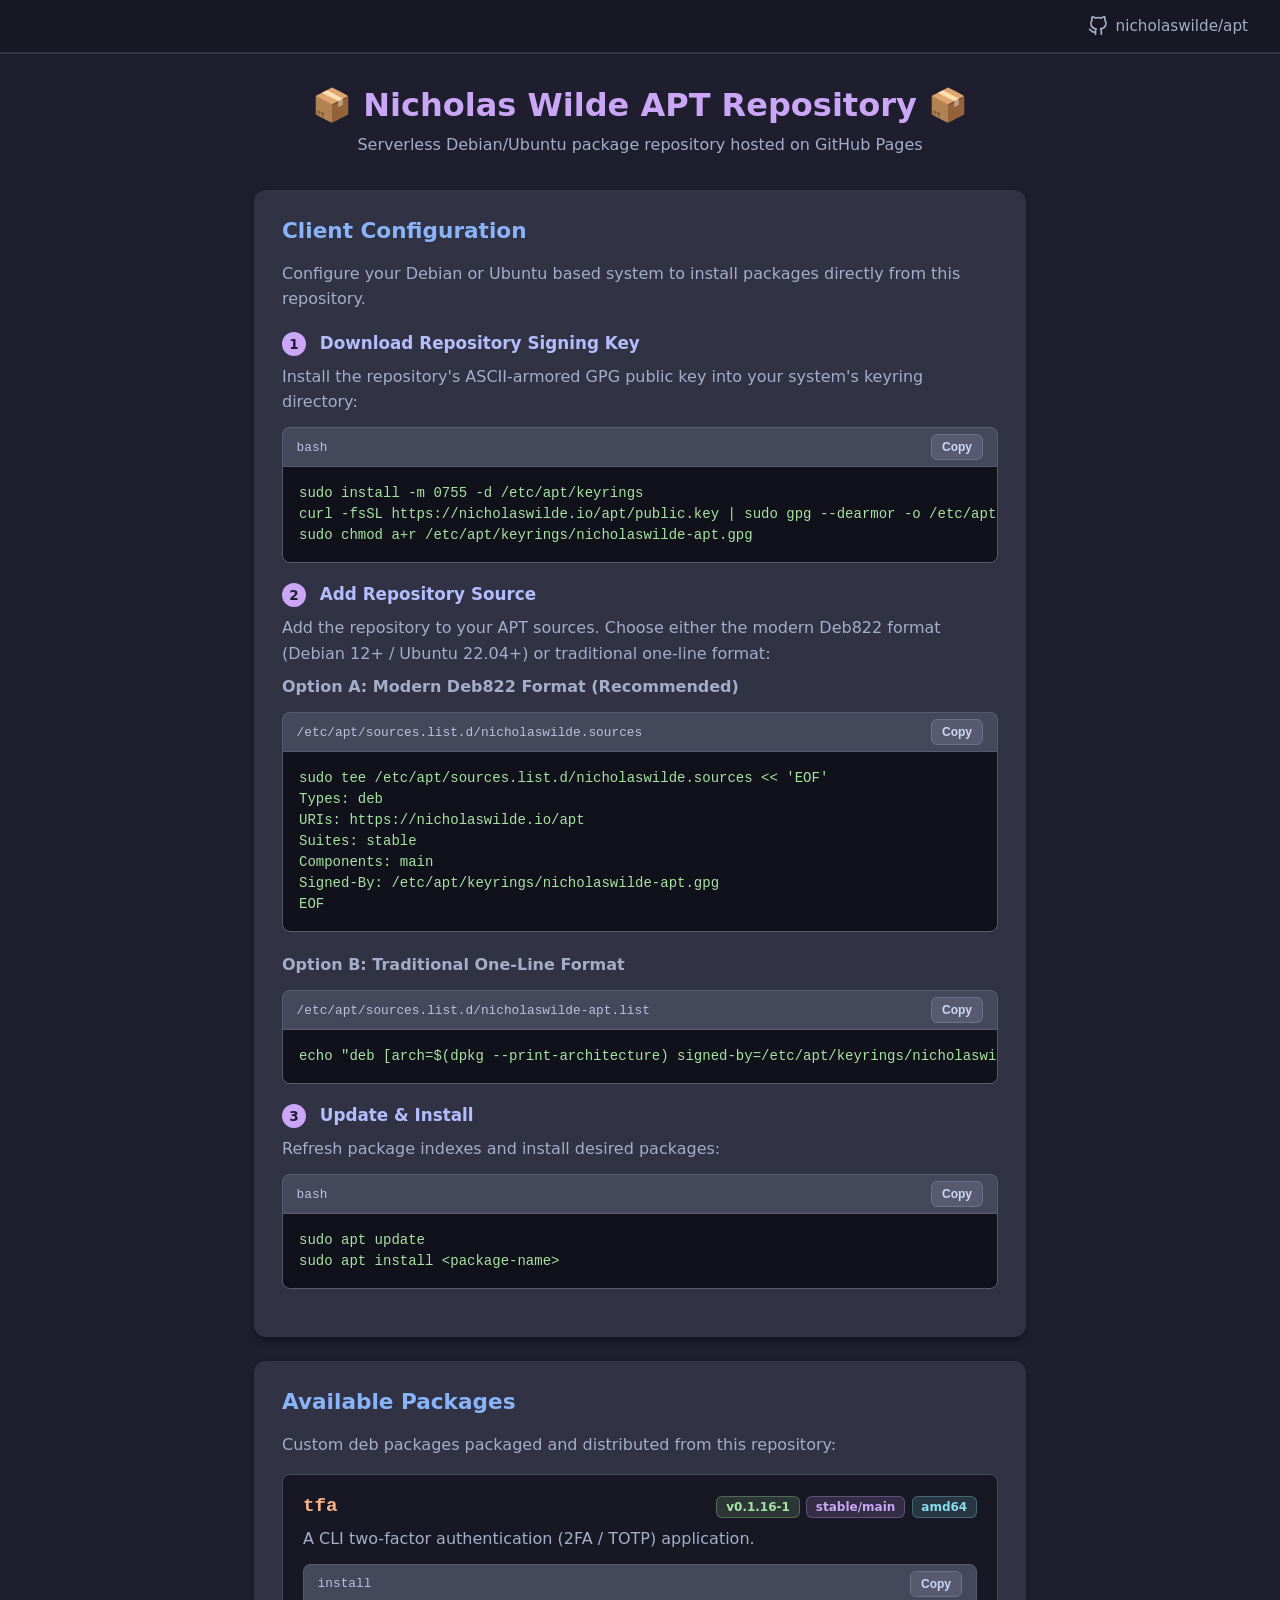
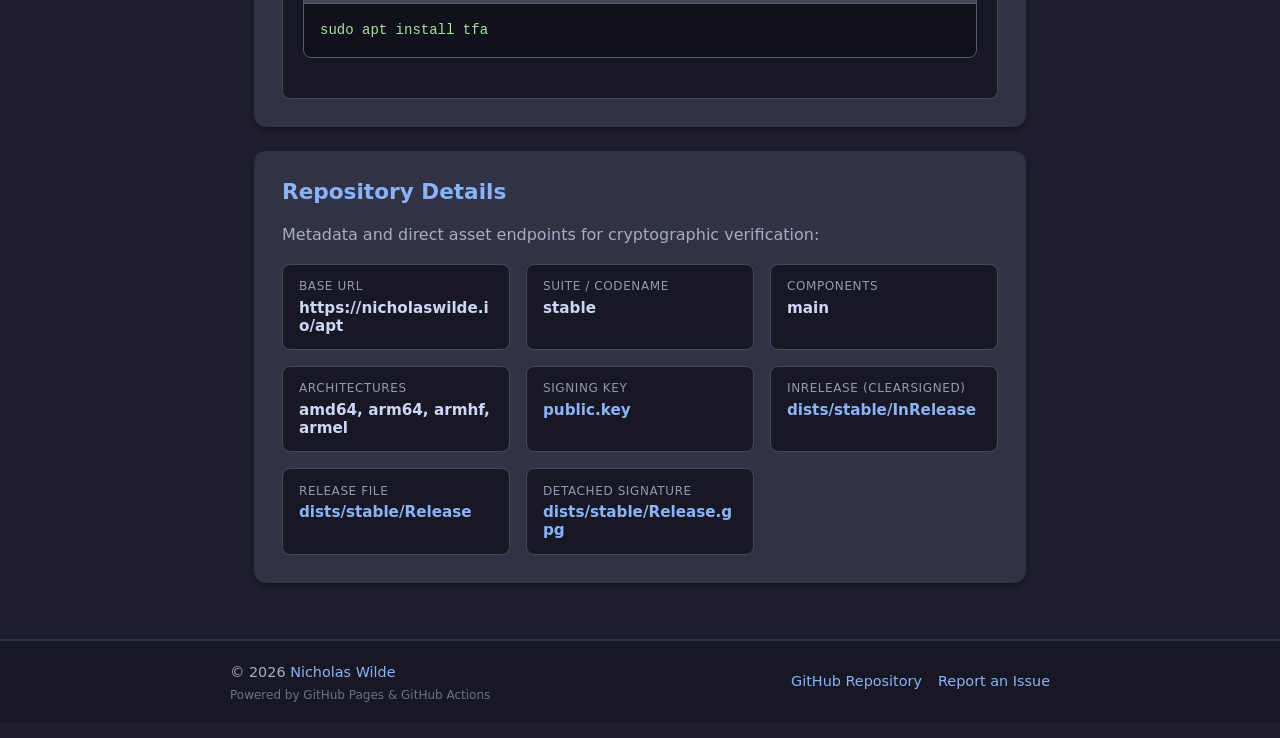
<file: index.html>
<!doctype html>
<html lang="en">
  <head>
    <meta charset="UTF-8" />
    <meta name="viewport" content="width=device-width, initial-scale=1.0" />
    <meta
      name="description"
      content="Serverless APT repository for custom Debian and Ubuntu packages, hosted by Nicholas Wilde via GitHub Pages."
    />
    <title>Nicholas Wilde APT Repository</title>
    <link rel="icon" type="image/svg+xml" href="favicon.svg" />
    <link rel="stylesheet" href="css/style.css" />
  </head>
  <body>
    <header>
      <a
        id="repo-link"
        class="header-link"
        href="https://github.com/nicholaswilde/apt"
        target="_blank"
        rel="noopener noreferrer"
        title="View source repository on GitHub"
      >
        <svg
          xmlns="http://www.w3.org/2000/svg"
          width="20"
          height="20"
          viewBox="0 0 24 24"
          fill="none"
          stroke="currentColor"
          stroke-width="2"
          stroke-linecap="round"
          stroke-linejoin="round"
          class="feather feather-github"
        >
          <path
            d="M9 19c-5 1.5-5-2.5-7-3m14 6v-3.87a3.37 3.37 0 0 0-.94-2.61c3.14-.35 6.44-1.54 6.44-7A5.44 5.44 0 0 0 20 4.77 5.07 5.07 0 0 0 19.91 1S18.73.65 16 2.48a13.38 13.38 0 0 0-7 0C6.27.65 5.09 1 5.09 1A5.07 5.07 0 0 0 5 4.77a5.44 5.44 0 0 0-1.5 3.78c0 5.42 3.3 6.61 6.44 7A3.37 3.37 0 0 0 9 18.13V22"
          ></path>
        </svg>
        <span>nicholaswilde/apt</span>
      </a>
    </header>

    <main>
      <div class="page-titles">
        <h1>📦 Nicholas Wilde APT Repository 📦</h1>
        <p>Serverless Debian/Ubuntu package repository hosted on GitHub Pages</p>
      </div>

      <section class="card">
        <h2>Client Configuration</h2>
        <p>
          Configure your Debian or Ubuntu based system to install packages directly from this repository.
        </p>

        <h3><span class="step-number">1</span> Download Repository Signing Key</h3>
        <p>Install the repository's ASCII-armored GPG public key into your system's keyring directory:</p>
        <div class="code-container">
          <div class="code-header">
            <span>bash</span>
            <button class="copy-btn" data-target="cmd-key" title="Copy to clipboard">
              Copy
            </button>
          </div>
          <pre class="code-block" id="cmd-key"><code>sudo install -m 0755 -d /etc/apt/keyrings
curl -fsSL https://nicholaswilde.io/apt/public.key | sudo gpg --dearmor -o /etc/apt/keyrings/nicholaswilde-apt.gpg
sudo chmod a+r /etc/apt/keyrings/nicholaswilde-apt.gpg</code></pre>
        </div>

        <h3><span class="step-number">2</span> Add Repository Source</h3>
        <p>Add the repository to your APT sources. Choose either the modern Deb822 format (Debian 12+ / Ubuntu 22.04+) or traditional one-line format:</p>

        <p><strong>Option A: Modern Deb822 Format (Recommended)</strong></p>
        <div class="code-container">
          <div class="code-header">
            <span>/etc/apt/sources.list.d/nicholaswilde.sources</span>
            <button class="copy-btn" data-target="cmd-deb822" title="Copy to clipboard">
              Copy
            </button>
          </div>
          <pre class="code-block" id="cmd-deb822"><code>sudo tee /etc/apt/sources.list.d/nicholaswilde.sources &lt;&lt; 'EOF'
Types: deb
URIs: https://nicholaswilde.io/apt
Suites: stable
Components: main
Signed-By: /etc/apt/keyrings/nicholaswilde-apt.gpg
EOF</code></pre>
        </div>

        <p><strong>Option B: Traditional One-Line Format</strong></p>
        <div class="code-container">
          <div class="code-header">
            <span>/etc/apt/sources.list.d/nicholaswilde-apt.list</span>
            <button class="copy-btn" data-target="cmd-sources-list" title="Copy to clipboard">
              Copy
            </button>
          </div>
          <pre class="code-block" id="cmd-sources-list"><code>echo "deb [arch=$(dpkg --print-architecture) signed-by=/etc/apt/keyrings/nicholaswilde-apt.gpg] https://nicholaswilde.io/apt stable main" | sudo tee /etc/apt/sources.list.d/nicholaswilde-apt.list</code></pre>
        </div>

        <h3><span class="step-number">3</span> Update &amp; Install</h3>
        <p>Refresh package indexes and install desired packages:</p>
        <div class="code-container">
          <div class="code-header">
            <span>bash</span>
            <button class="copy-btn" data-target="cmd-install" title="Copy to clipboard">
              Copy
            </button>
          </div>
          <pre class="code-block" id="cmd-install"><code>sudo apt update
sudo apt install &lt;package-name&gt;</code></pre>
        </div>
      </section>

      <section class="card">
        <h2>Available Packages</h2>
        <p>Custom deb packages packaged and distributed from this repository:</p>

        <!-- packages:start -->
        <div class="package-item">
          <div class="package-header">
            <span class="package-name">tfa</span>
            <div class="package-badges">
              <span class="badge badge-version">v0.1.16-1</span>
              <span class="badge badge-component">stable/main</span>
              <span class="badge badge-arch">amd64</span>
            </div>
          </div>
          <p>
            A CLI two-factor authentication (2FA / TOTP) application.
          </p>
          <div class="code-container">
            <div class="code-header">
              <span>install</span>
              <button class="copy-btn" data-target="cmd-install-tfa" title="Copy to clipboard">
                Copy
              </button>
            </div>
            <pre class="code-block" id="cmd-install-tfa"><code>sudo apt install tfa</code></pre>
          </div>
        </div>
        <!-- packages:end -->
      </section>

      <section class="card">
        <h2>Repository Details</h2>
        <p>Metadata and direct asset endpoints for cryptographic verification:</p>

        <div class="repo-info-grid">
          <div class="info-item">
            <div class="info-label">Base URL</div>
            <div class="info-value">https://nicholaswilde.io/apt</div>
          </div>
          <div class="info-item">
            <div class="info-label">Suite / Codename</div>
            <div class="info-value">stable</div>
          </div>
          <div class="info-item">
            <div class="info-label">Components</div>
            <div class="info-value">main</div>
          </div>
          <div class="info-item">
            <div class="info-label">Architectures</div>
            <div class="info-value">amd64, arm64, armhf, armel</div>
          </div>
          <div class="info-item">
            <div class="info-label">Signing Key</div>
            <div class="info-value"><a href="public.key">public.key</a></div>
          </div>
          <div class="info-item">
            <div class="info-label">InRelease (Clearsigned)</div>
            <div class="info-value"><a href="dists/stable/InRelease">dists/stable/InRelease</a></div>
          </div>
          <div class="info-item">
            <div class="info-label">Release File</div>
            <div class="info-value"><a href="dists/stable/Release">dists/stable/Release</a></div>
          </div>
          <div class="info-item">
            <div class="info-label">Detached Signature</div>
            <div class="info-value"><a href="dists/stable/Release.gpg">dists/stable/Release.gpg</a></div>
          </div>
        </div>
      </section>
    </main>

    <footer>
      <div class="footer-content">
        <div class="footer-left">
          <p>
            &copy; <span id="copyright-year">2026</span>
            <a href="https://github.com/nicholaswilde" target="_blank" rel="noopener noreferrer">Nicholas Wilde</a>
          </p>
          <a
            class="powered-by"
            href="https://pages.github.com/"
            target="_blank"
            rel="noopener noreferrer"
          >Powered by GitHub Pages &amp; GitHub Actions</a>
        </div>
        <div class="footer-links">
          <a
            href="https://github.com/nicholaswilde/apt"
            target="_blank"
            rel="noopener noreferrer"
          >GitHub Repository</a>
          <a
            href="https://github.com/nicholaswilde/apt/issues"
            target="_blank"
            rel="noopener noreferrer"
          >Report an Issue</a>
        </div>
      </div>
    </footer>

    <script>
      // Dynamic copyright year
      const yearEl = document.getElementById("copyright-year");
      if (yearEl) {
        yearEl.textContent = new Date().getFullYear();
      }

      // Clipboard copy handler
      document.querySelectorAll(".copy-btn").forEach((btn) => {
        btn.addEventListener("click", async () => {
          const targetId = btn.getAttribute("data-target");
          const targetEl = document.getElementById(targetId);
          if (!targetEl) return;

          const textToCopy = targetEl.textContent.trim();
          try {
            await navigator.clipboard.writeText(textToCopy);
            const origText = btn.textContent;
            btn.textContent = "✓ Copied";
            btn.classList.add("copied");
            setTimeout(() => {
              btn.textContent = origText;
              btn.classList.remove("copied");
            }, 2000);
          } catch (err) {
            console.error("Failed to copy:", err);
          }
        });
      });
    </script>
  </body>
</html>
</file>
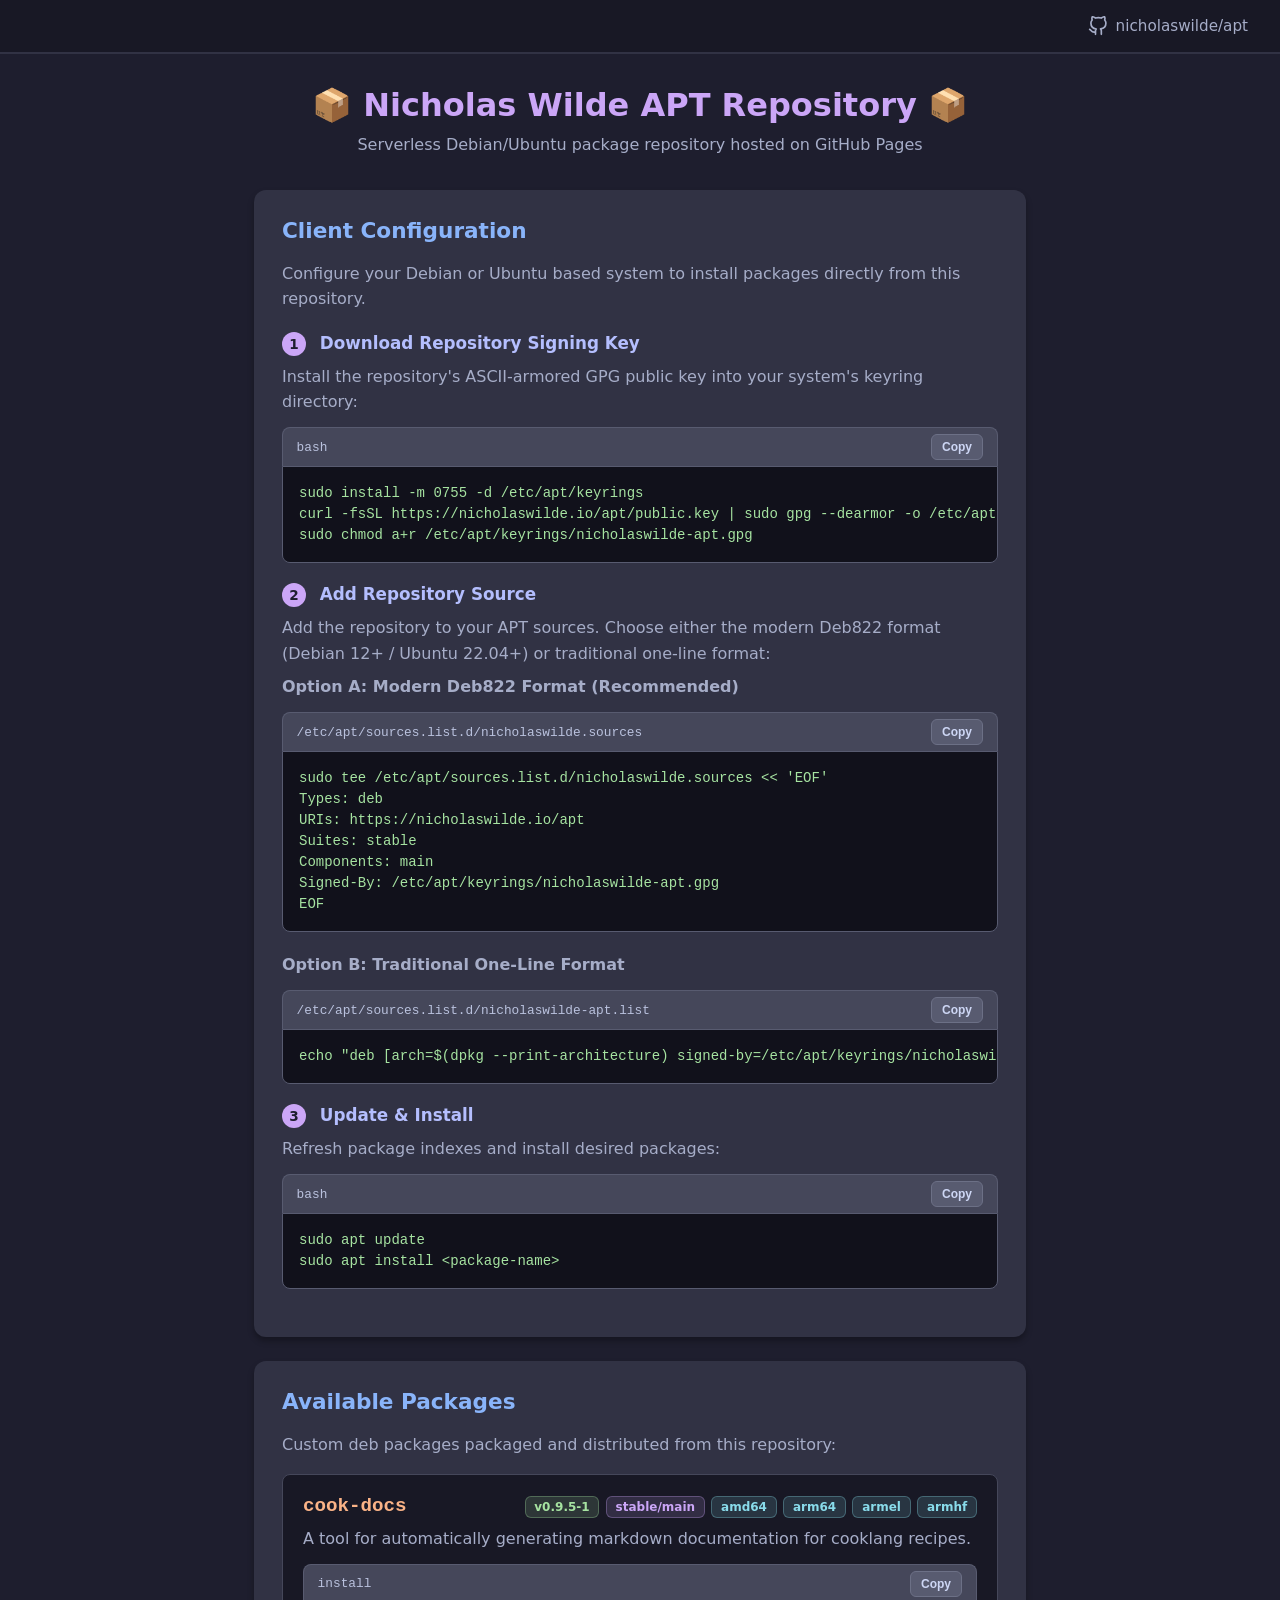
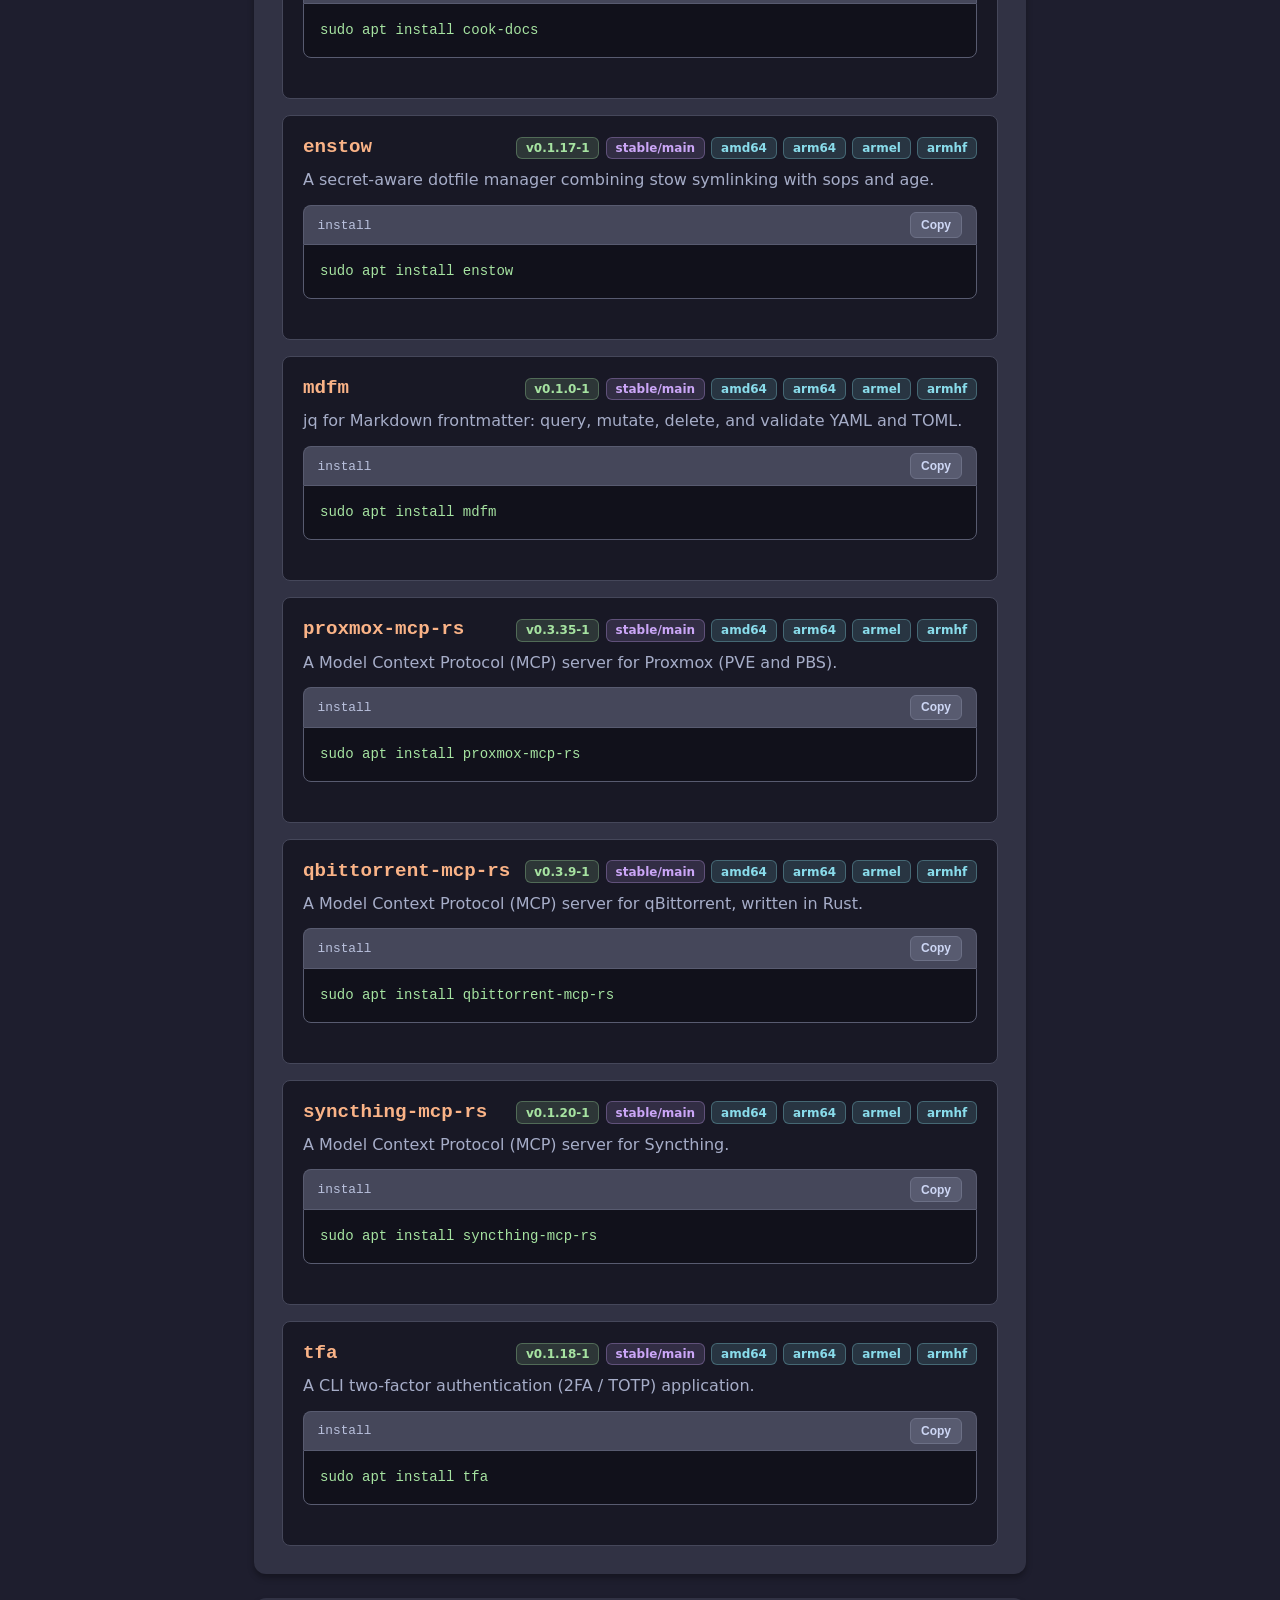
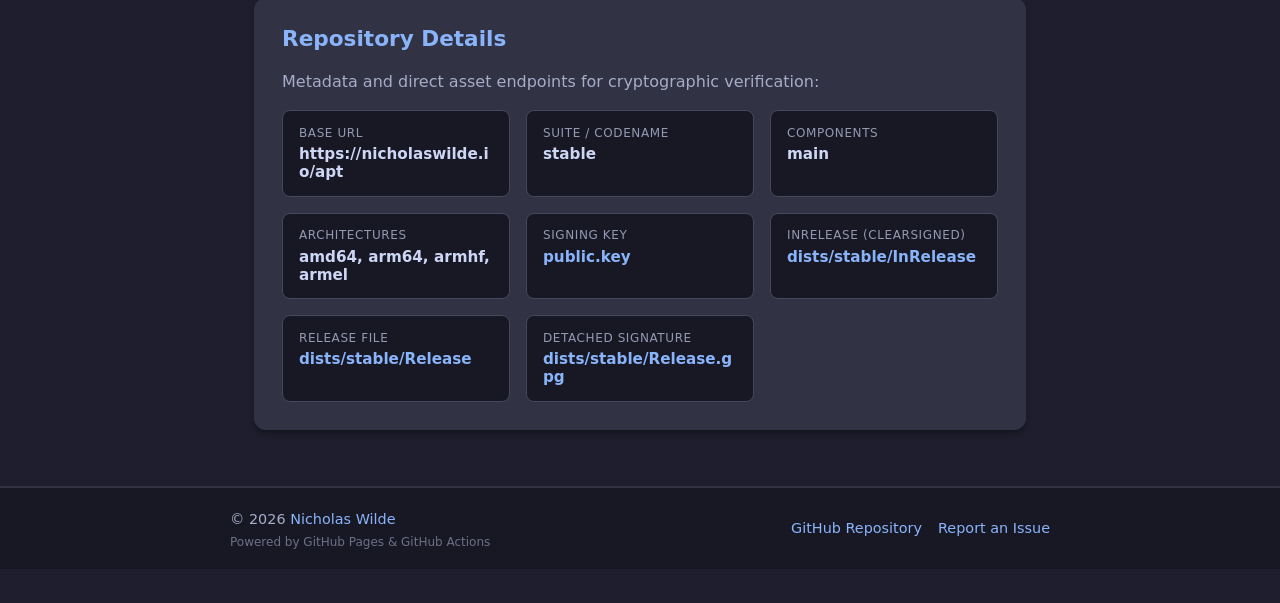
<file: public/index.html>
<!doctype html>
<html lang="en">
  <head>
    <meta charset="UTF-8" />
    <meta name="viewport" content="width=device-width, initial-scale=1.0" />
    <meta
      name="description"
      content="Serverless APT repository for custom Debian and Ubuntu packages, hosted by Nicholas Wilde via GitHub Pages."
    />
    <title>Nicholas Wilde APT Repository</title>
    <link rel="icon" type="image/svg+xml" href="favicon.svg" />
    <link rel="stylesheet" href="css/style.css" />
  </head>
  <body>
    <header>
      <a
        id="repo-link"
        class="header-link"
        href="https://github.com/nicholaswilde/apt"
        target="_blank"
        rel="noopener noreferrer"
        title="View source repository on GitHub"
      >
        <svg
          xmlns="http://www.w3.org/2000/svg"
          width="20"
          height="20"
          viewBox="0 0 24 24"
          fill="none"
          stroke="currentColor"
          stroke-width="2"
          stroke-linecap="round"
          stroke-linejoin="round"
          class="feather feather-github"
        >
          <path
            d="M9 19c-5 1.5-5-2.5-7-3m14 6v-3.87a3.37 3.37 0 0 0-.94-2.61c3.14-.35 6.44-1.54 6.44-7A5.44 5.44 0 0 0 20 4.77 5.07 5.07 0 0 0 19.91 1S18.73.65 16 2.48a13.38 13.38 0 0 0-7 0C6.27.65 5.09 1 5.09 1A5.07 5.07 0 0 0 5 4.77a5.44 5.44 0 0 0-1.5 3.78c0 5.42 3.3 6.61 6.44 7A3.37 3.37 0 0 0 9 18.13V22"
          ></path>
        </svg>
        <span>nicholaswilde/apt</span>
      </a>
    </header>

    <main>
      <div class="page-titles">
        <h1>📦 Nicholas Wilde APT Repository 📦</h1>
        <p>Serverless Debian/Ubuntu package repository hosted on GitHub Pages</p>
      </div>

      <section class="card">
        <h2>Client Configuration</h2>
        <p>
          Configure your Debian or Ubuntu based system to install packages directly from this repository.
        </p>

        <h3><span class="step-number">1</span> Download Repository Signing Key</h3>
        <p>Install the repository's ASCII-armored GPG public key into your system's keyring directory:</p>
        <div class="code-container">
          <div class="code-header">
            <span>bash</span>
            <button class="copy-btn" data-target="cmd-key" title="Copy to clipboard">
              Copy
            </button>
          </div>
          <pre class="code-block" id="cmd-key"><code>sudo install -m 0755 -d /etc/apt/keyrings
curl -fsSL https://nicholaswilde.io/apt/public.key | sudo gpg --dearmor -o /etc/apt/keyrings/nicholaswilde-apt.gpg
sudo chmod a+r /etc/apt/keyrings/nicholaswilde-apt.gpg</code></pre>
        </div>

        <h3><span class="step-number">2</span> Add Repository Source</h3>
        <p>Add the repository to your APT sources. Choose either the modern Deb822 format (Debian 12+ / Ubuntu 22.04+) or traditional one-line format:</p>

        <p><strong>Option A: Modern Deb822 Format (Recommended)</strong></p>
        <div class="code-container">
          <div class="code-header">
            <span>/etc/apt/sources.list.d/nicholaswilde.sources</span>
            <button class="copy-btn" data-target="cmd-deb822" title="Copy to clipboard">
              Copy
            </button>
          </div>
          <pre class="code-block" id="cmd-deb822"><code>sudo tee /etc/apt/sources.list.d/nicholaswilde.sources &lt;&lt; 'EOF'
Types: deb
URIs: https://nicholaswilde.io/apt
Suites: stable
Components: main
Signed-By: /etc/apt/keyrings/nicholaswilde-apt.gpg
EOF</code></pre>
        </div>

        <p><strong>Option B: Traditional One-Line Format</strong></p>
        <div class="code-container">
          <div class="code-header">
            <span>/etc/apt/sources.list.d/nicholaswilde-apt.list</span>
            <button class="copy-btn" data-target="cmd-sources-list" title="Copy to clipboard">
              Copy
            </button>
          </div>
          <pre class="code-block" id="cmd-sources-list"><code>echo "deb [arch=$(dpkg --print-architecture) signed-by=/etc/apt/keyrings/nicholaswilde-apt.gpg] https://nicholaswilde.io/apt stable main" | sudo tee /etc/apt/sources.list.d/nicholaswilde-apt.list</code></pre>
        </div>

        <h3><span class="step-number">3</span> Update &amp; Install</h3>
        <p>Refresh package indexes and install desired packages:</p>
        <div class="code-container">
          <div class="code-header">
            <span>bash</span>
            <button class="copy-btn" data-target="cmd-install" title="Copy to clipboard">
              Copy
            </button>
          </div>
          <pre class="code-block" id="cmd-install"><code>sudo apt update
sudo apt install &lt;package-name&gt;</code></pre>
        </div>
      </section>

      <section class="card">
        <h2>Available Packages</h2>
        <p>Custom deb packages packaged and distributed from this repository:</p>

        <!-- packages:start -->
        <div class="package-item">
          <div class="package-header">
            <span class="package-name">cook-docs</span>
            <div class="package-badges">
              <span class="badge badge-version">v0.9.5-1</span>
              <span class="badge badge-component">stable/main</span>
              <span class="badge badge-arch">amd64</span>
              <span class="badge badge-arch">arm64</span>
              <span class="badge badge-arch">armel</span>
              <span class="badge badge-arch">armhf</span>
            </div>
          </div>
          <p>
            A tool for automatically generating markdown documentation for cooklang recipes.
          </p>
          <div class="code-container">
            <div class="code-header">
              <span>install</span>
              <button class="copy-btn" data-target="cmd-install-cook-docs" title="Copy to clipboard">
                Copy
              </button>
            </div>
            <pre class="code-block" id="cmd-install-cook-docs"><code>sudo apt install cook-docs</code></pre>
          </div>
        </div>

        <div class="package-item">
          <div class="package-header">
            <span class="package-name">enstow</span>
            <div class="package-badges">
              <span class="badge badge-version">v0.1.17-1</span>
              <span class="badge badge-component">stable/main</span>
              <span class="badge badge-arch">amd64</span>
              <span class="badge badge-arch">arm64</span>
              <span class="badge badge-arch">armel</span>
              <span class="badge badge-arch">armhf</span>
            </div>
          </div>
          <p>
            A secret-aware dotfile manager combining stow symlinking with sops and age.
          </p>
          <div class="code-container">
            <div class="code-header">
              <span>install</span>
              <button class="copy-btn" data-target="cmd-install-enstow" title="Copy to clipboard">
                Copy
              </button>
            </div>
            <pre class="code-block" id="cmd-install-enstow"><code>sudo apt install enstow</code></pre>
          </div>
        </div>

        <div class="package-item">
          <div class="package-header">
            <span class="package-name">mdfm</span>
            <div class="package-badges">
              <span class="badge badge-version">v0.1.0-1</span>
              <span class="badge badge-component">stable/main</span>
              <span class="badge badge-arch">amd64</span>
              <span class="badge badge-arch">arm64</span>
              <span class="badge badge-arch">armel</span>
              <span class="badge badge-arch">armhf</span>
            </div>
          </div>
          <p>
            jq for Markdown frontmatter: query, mutate, delete, and validate YAML and TOML.
          </p>
          <div class="code-container">
            <div class="code-header">
              <span>install</span>
              <button class="copy-btn" data-target="cmd-install-mdfm" title="Copy to clipboard">
                Copy
              </button>
            </div>
            <pre class="code-block" id="cmd-install-mdfm"><code>sudo apt install mdfm</code></pre>
          </div>
        </div>

        <div class="package-item">
          <div class="package-header">
            <span class="package-name">proxmox-mcp-rs</span>
            <div class="package-badges">
              <span class="badge badge-version">v0.3.35-1</span>
              <span class="badge badge-component">stable/main</span>
              <span class="badge badge-arch">amd64</span>
              <span class="badge badge-arch">arm64</span>
              <span class="badge badge-arch">armel</span>
              <span class="badge badge-arch">armhf</span>
            </div>
          </div>
          <p>
            A Model Context Protocol (MCP) server for Proxmox (PVE and PBS).
          </p>
          <div class="code-container">
            <div class="code-header">
              <span>install</span>
              <button class="copy-btn" data-target="cmd-install-proxmox-mcp-rs" title="Copy to clipboard">
                Copy
              </button>
            </div>
            <pre class="code-block" id="cmd-install-proxmox-mcp-rs"><code>sudo apt install proxmox-mcp-rs</code></pre>
          </div>
        </div>

        <div class="package-item">
          <div class="package-header">
            <span class="package-name">qbittorrent-mcp-rs</span>
            <div class="package-badges">
              <span class="badge badge-version">v0.3.9-1</span>
              <span class="badge badge-component">stable/main</span>
              <span class="badge badge-arch">amd64</span>
              <span class="badge badge-arch">arm64</span>
              <span class="badge badge-arch">armel</span>
              <span class="badge badge-arch">armhf</span>
            </div>
          </div>
          <p>
            A Model Context Protocol (MCP) server for qBittorrent, written in Rust.
          </p>
          <div class="code-container">
            <div class="code-header">
              <span>install</span>
              <button class="copy-btn" data-target="cmd-install-qbittorrent-mcp-rs" title="Copy to clipboard">
                Copy
              </button>
            </div>
            <pre class="code-block" id="cmd-install-qbittorrent-mcp-rs"><code>sudo apt install qbittorrent-mcp-rs</code></pre>
          </div>
        </div>

        <div class="package-item">
          <div class="package-header">
            <span class="package-name">syncthing-mcp-rs</span>
            <div class="package-badges">
              <span class="badge badge-version">v0.1.20-1</span>
              <span class="badge badge-component">stable/main</span>
              <span class="badge badge-arch">amd64</span>
              <span class="badge badge-arch">arm64</span>
              <span class="badge badge-arch">armel</span>
              <span class="badge badge-arch">armhf</span>
            </div>
          </div>
          <p>
            A Model Context Protocol (MCP) server for Syncthing.
          </p>
          <div class="code-container">
            <div class="code-header">
              <span>install</span>
              <button class="copy-btn" data-target="cmd-install-syncthing-mcp-rs" title="Copy to clipboard">
                Copy
              </button>
            </div>
            <pre class="code-block" id="cmd-install-syncthing-mcp-rs"><code>sudo apt install syncthing-mcp-rs</code></pre>
          </div>
        </div>

        <div class="package-item">
          <div class="package-header">
            <span class="package-name">tfa</span>
            <div class="package-badges">
              <span class="badge badge-version">v0.1.18-1</span>
              <span class="badge badge-component">stable/main</span>
              <span class="badge badge-arch">amd64</span>
              <span class="badge badge-arch">arm64</span>
              <span class="badge badge-arch">armel</span>
              <span class="badge badge-arch">armhf</span>
            </div>
          </div>
          <p>
            A CLI two-factor authentication (2FA / TOTP) application.
          </p>
          <div class="code-container">
            <div class="code-header">
              <span>install</span>
              <button class="copy-btn" data-target="cmd-install-tfa" title="Copy to clipboard">
                Copy
              </button>
            </div>
            <pre class="code-block" id="cmd-install-tfa"><code>sudo apt install tfa</code></pre>
          </div>
        </div>
        <!-- packages:end -->
      </section>

      <section class="card">
        <h2>Repository Details</h2>
        <p>Metadata and direct asset endpoints for cryptographic verification:</p>

        <div class="repo-info-grid">
          <div class="info-item">
            <div class="info-label">Base URL</div>
            <div class="info-value">https://nicholaswilde.io/apt</div>
          </div>
          <div class="info-item">
            <div class="info-label">Suite / Codename</div>
            <div class="info-value">stable</div>
          </div>
          <div class="info-item">
            <div class="info-label">Components</div>
            <div class="info-value">main</div>
          </div>
          <div class="info-item">
            <div class="info-label">Architectures</div>
            <div class="info-value">amd64, arm64, armhf, armel</div>
          </div>
          <div class="info-item">
            <div class="info-label">Signing Key</div>
            <div class="info-value"><a href="public.key">public.key</a></div>
          </div>
          <div class="info-item">
            <div class="info-label">InRelease (Clearsigned)</div>
            <div class="info-value"><a href="dists/stable/InRelease">dists/stable/InRelease</a></div>
          </div>
          <div class="info-item">
            <div class="info-label">Release File</div>
            <div class="info-value"><a href="dists/stable/Release">dists/stable/Release</a></div>
          </div>
          <div class="info-item">
            <div class="info-label">Detached Signature</div>
            <div class="info-value"><a href="dists/stable/Release.gpg">dists/stable/Release.gpg</a></div>
          </div>
        </div>
      </section>
    </main>

    <footer>
      <div class="footer-content">
        <div class="footer-left">
          <p>
            &copy; <span id="copyright-year">2026</span>
            <a href="https://github.com/nicholaswilde" target="_blank" rel="noopener noreferrer">Nicholas Wilde</a>
          </p>
          <a
            class="powered-by"
            href="https://pages.github.com/"
            target="_blank"
            rel="noopener noreferrer"
          >Powered by GitHub Pages &amp; GitHub Actions</a>
        </div>
        <div class="footer-links">
          <a
            href="https://github.com/nicholaswilde/apt"
            target="_blank"
            rel="noopener noreferrer"
          >GitHub Repository</a>
          <a
            href="https://github.com/nicholaswilde/apt/issues"
            target="_blank"
            rel="noopener noreferrer"
          >Report an Issue</a>
        </div>
      </div>
    </footer>

    <script>
      // Dynamic copyright year
      const yearEl = document.getElementById("copyright-year");
      if (yearEl) {
        yearEl.textContent = new Date().getFullYear();
      }

      // Clipboard copy handler
      document.querySelectorAll(".copy-btn").forEach((btn) => {
        btn.addEventListener("click", async () => {
          const targetId = btn.getAttribute("data-target");
          const targetEl = document.getElementById(targetId);
          if (!targetEl) return;

          const textToCopy = targetEl.textContent.trim();
          try {
            await navigator.clipboard.writeText(textToCopy);
            const origText = btn.textContent;
            btn.textContent = "✓ Copied";
            btn.classList.add("copied");
            setTimeout(() => {
              btn.textContent = origText;
              btn.classList.remove("copied");
            }, 2000);
          } catch (err) {
            console.error("Failed to copy:", err);
          }
        });
      });
    </script>
  </body>
</html>
</file>
<file: css/style.css>
:root {
  /* Catppuccin Mocha Palette */
  --rosewater: #f5e0dc;
  --flamingo: #f2cdcd;
  --pink: #f5c2e7;
  --mauve: #cba6f7;
  --red: #f38ba8;
  --maroon: #eba0ac;
  --peach: #fab387;
  --yellow: #f9e2af;
  --green: #a6e3a1;
  --teal: #94e2d5;
  --sky: #89dceb;
  --sapphire: #74c7ec;
  --blue: #89b4fa;
  --lavender: #b4befe;
  --text: #cdd6f4;
  --subtext1: #bac2de;
  --subtext0: #a6adc8;
  --overlay2: #9399b2;
  --overlay1: #7f849c;
  --overlay0: #6c7086;
  --surface2: #585b70;
  --surface1: #45475a;
  --surface0: #313244;
  --base: #1e1e2e;
  --mantle: #181825;
  --crust: #11111b;
}

* {
  box-sizing: border-box;
}

body {
  background-color: var(--base);
  color: var(--text);
  font-family:
    system-ui,
    -apple-system,
    BlinkMacSystemFont,
    "Segoe UI",
    Roboto,
    sans-serif;
  margin: 0;
  padding: 0;
  display: flex;
  flex-direction: column;
  align-items: center;
  min-height: 100vh;
}

header {
  background-color: var(--mantle);
  width: 100%;
  padding: 1rem 2rem;
  border-bottom: 2px solid var(--surface0);
  display: flex;
  justify-content: flex-end;
  align-items: center;
  box-sizing: border-box;
}

.header-link {
  color: var(--subtext0);
  text-decoration: none;
  transition: color 0.2s;
  display: flex;
  align-items: center;
  gap: 0.5rem;
  font-size: 0.95rem;
  font-weight: 500;
}

.header-link:hover {
  color: var(--mauve);
}

.page-titles {
  text-align: center;
  margin-bottom: 2rem;
}

.page-titles h1 {
  display: flex;
  align-items: center;
  justify-content: center;
  gap: 0.75rem;
}

h1 {
  color: var(--mauve);
  margin: 0;
  font-size: 2rem;
}

h2 {
  color: var(--blue);
  margin-top: 0;
  font-size: 1.35rem;
}

h3 {
  color: var(--lavender);
  font-size: 1.05rem;
  margin-top: 1.25rem;
  margin-bottom: 0.5rem;
}

p {
  color: var(--subtext0);
  line-height: 1.6;
  margin: 0.5rem 0;
}

main {
  padding: 2rem 1.5rem;
  max-width: 820px;
  width: 100%;
}

.card {
  background-color: var(--surface0);
  border-radius: 12px;
  padding: 1.75rem;
  margin-bottom: 1.5rem;
  box-shadow: 0 4px 6px rgba(0, 0, 0, 0.3);
}

.card p a,
p a {
  color: var(--blue);
  text-decoration: none;
  transition: color 0.2s;
}

.card p a:hover,
p a:hover {
  text-decoration: underline;
  color: var(--sapphire);
}

/* Code Snippet Box */
.code-container {
  position: relative;
  margin: 0.75rem 0 1.25rem 0;
}

.code-header {
  display: flex;
  justify-content: space-between;
  align-items: center;
  background-color: var(--surface1);
  padding: 0.4rem 0.85rem;
  border-top-left-radius: 8px;
  border-top-right-radius: 8px;
  border: 1px solid var(--surface2);
  border-bottom: none;
  font-size: 0.8rem;
  color: var(--subtext1);
  font-family:
    "JetBrains Mono",
    "Fira Code",
    monospace;
}

.code-block {
  background-color: var(--crust);
  color: var(--green);
  font-family:
    "JetBrains Mono",
    "Fira Code",
    "Cascadia Code",
    Menlo,
    Monaco,
    "Courier New",
    monospace;
  padding: 1rem;
  border-bottom-left-radius: 8px;
  border-bottom-right-radius: 8px;
  border: 1px solid var(--surface2);
  overflow-x: auto;
  font-size: 0.875rem;
  line-height: 1.5;
  margin: 0;
  white-space: pre;
}

.copy-btn {
  background-color: var(--surface2);
  color: var(--text);
  border: 1px solid var(--overlay0);
  padding: 0.3rem 0.65rem;
  border-radius: 6px;
  font-size: 0.75rem;
  font-weight: 600;
  cursor: pointer;
  display: inline-flex;
  align-items: center;
  gap: 0.35rem;
  transition: all 0.2s ease;
}

.copy-btn:hover {
  background-color: var(--mauve);
  color: var(--base);
  border-color: var(--mauve);
}

.copy-btn.copied {
  background-color: var(--green);
  color: var(--base);
  border-color: var(--green);
}

/* Steps list */
.step-number {
  display: inline-flex;
  align-items: center;
  justify-content: center;
  background-color: var(--mauve);
  color: var(--base);
  font-weight: bold;
  font-size: 0.85rem;
  width: 1.5rem;
  height: 1.5rem;
  border-radius: 50%;
  margin-right: 0.5rem;
}

/* Badges */
.badge {
  display: inline-block;
  padding: 0.2rem 0.55rem;
  border-radius: 6px;
  font-size: 0.75rem;
  font-weight: 600;
  background-color: var(--surface1);
  color: var(--subtext1);
}

.badge-arch {
  background-color: rgba(137, 220, 235, 0.15);
  color: var(--sky);
  border: 1px solid rgba(137, 220, 235, 0.3);
}

.badge-version {
  background-color: rgba(166, 227, 161, 0.15);
  color: var(--green);
  border: 1px solid rgba(166, 227, 161, 0.3);
}

.badge-component {
  background-color: rgba(203, 166, 247, 0.15);
  color: var(--mauve);
  border: 1px solid rgba(203, 166, 247, 0.3);
}

/* Package List */
.package-item {
  background-color: var(--mantle);
  border: 1px solid var(--surface1);
  border-radius: 8px;
  padding: 1.25rem;
  margin-top: 1rem;
}

.package-header {
  display: flex;
  justify-content: space-between;
  align-items: baseline;
  flex-wrap: wrap;
  gap: 0.5rem;
  margin-bottom: 0.5rem;
}

.package-name {
  color: var(--peach);
  font-size: 1.2rem;
  font-weight: 700;
  font-family:
    "JetBrains Mono",
    monospace;
}

.package-badges {
  display: flex;
  gap: 0.4rem;
  flex-wrap: wrap;
}

/* Repo Info Grid */
.repo-info-grid {
  display: grid;
  grid-template-columns: repeat(auto-fit, minmax(220px, 1fr));
  gap: 1rem;
  margin-top: 1rem;
}

.info-item {
  background-color: var(--mantle);
  padding: 0.9rem 1rem;
  border-radius: 8px;
  border: 1px solid var(--surface1);
}

.info-label {
  font-size: 0.75rem;
  color: var(--overlay2);
  text-transform: uppercase;
  letter-spacing: 0.05em;
  margin-bottom: 0.35rem;
}

.info-value {
  color: var(--text);
  font-weight: 600;
  font-size: 0.95rem;
  word-break: break-all;
}

.info-value a {
  color: var(--blue);
  text-decoration: none;
}

.info-value a:hover {
  text-decoration: underline;
  color: var(--sapphire);
}

/* Footer */
footer {
  width: 100%;
  padding: 1.25rem 2rem;
  border-top: 2px solid var(--surface0);
  background-color: var(--mantle);
  margin-top: auto;
  box-sizing: border-box;
}

.footer-content {
  display: flex;
  justify-content: space-between;
  align-items: center;
  max-width: 820px;
  margin: 0 auto;
  width: 100%;
}

.footer-left {
  display: flex;
  flex-direction: column;
  align-items: flex-start;
  gap: 0.25rem;
}

footer p {
  margin: 0;
  font-size: 0.9rem;
  color: var(--subtext0);
}

.powered-by {
  font-size: 0.75rem;
  color: var(--overlay0);
  text-decoration: none;
  transition: color 0.2s;
}

.powered-by:hover {
  color: var(--subtext0);
}

.footer-links {
  display: flex;
  gap: 1rem;
  align-items: center;
  font-size: 0.9rem;
  color: var(--subtext0);
}

.footer-links a {
  color: var(--blue);
  text-decoration: none;
  transition: color 0.2s;
}

.footer-links a:hover {
  text-decoration: underline;
  color: var(--sapphire);
}

@media (max-width: 600px) {
  main {
    padding: 1.25rem 1rem;
  }
  .card {
    padding: 1.25rem;
  }
  .footer-content {
    flex-direction: column;
    gap: 1rem;
    text-align: center;
  }
  .footer-left {
    align-items: center;
  }
}
</file>
<file: public/css/style.css>
:root {
  /* Catppuccin Mocha Palette */
  --rosewater: #f5e0dc;
  --flamingo: #f2cdcd;
  --pink: #f5c2e7;
  --mauve: #cba6f7;
  --red: #f38ba8;
  --maroon: #eba0ac;
  --peach: #fab387;
  --yellow: #f9e2af;
  --green: #a6e3a1;
  --teal: #94e2d5;
  --sky: #89dceb;
  --sapphire: #74c7ec;
  --blue: #89b4fa;
  --lavender: #b4befe;
  --text: #cdd6f4;
  --subtext1: #bac2de;
  --subtext0: #a6adc8;
  --overlay2: #9399b2;
  --overlay1: #7f849c;
  --overlay0: #6c7086;
  --surface2: #585b70;
  --surface1: #45475a;
  --surface0: #313244;
  --base: #1e1e2e;
  --mantle: #181825;
  --crust: #11111b;
}

* {
  box-sizing: border-box;
}

body {
  background-color: var(--base);
  color: var(--text);
  font-family:
    system-ui,
    -apple-system,
    BlinkMacSystemFont,
    "Segoe UI",
    Roboto,
    sans-serif;
  margin: 0;
  padding: 0;
  display: flex;
  flex-direction: column;
  align-items: center;
  min-height: 100vh;
}

header {
  background-color: var(--mantle);
  width: 100%;
  padding: 1rem 2rem;
  border-bottom: 2px solid var(--surface0);
  display: flex;
  justify-content: flex-end;
  align-items: center;
  box-sizing: border-box;
}

.header-link {
  color: var(--subtext0);
  text-decoration: none;
  transition: color 0.2s;
  display: flex;
  align-items: center;
  gap: 0.5rem;
  font-size: 0.95rem;
  font-weight: 500;
}

.header-link:hover {
  color: var(--mauve);
}

.page-titles {
  text-align: center;
  margin-bottom: 2rem;
}

.page-titles h1 {
  display: flex;
  align-items: center;
  justify-content: center;
  gap: 0.75rem;
}

h1 {
  color: var(--mauve);
  margin: 0;
  font-size: 2rem;
}

h2 {
  color: var(--blue);
  margin-top: 0;
  font-size: 1.35rem;
}

h3 {
  color: var(--lavender);
  font-size: 1.05rem;
  margin-top: 1.25rem;
  margin-bottom: 0.5rem;
}

p {
  color: var(--subtext0);
  line-height: 1.6;
  margin: 0.5rem 0;
}

main {
  padding: 2rem 1.5rem;
  max-width: 820px;
  width: 100%;
}

.card {
  background-color: var(--surface0);
  border-radius: 12px;
  padding: 1.75rem;
  margin-bottom: 1.5rem;
  box-shadow: 0 4px 6px rgba(0, 0, 0, 0.3);
}

.card p a,
p a {
  color: var(--blue);
  text-decoration: none;
  transition: color 0.2s;
}

.card p a:hover,
p a:hover {
  text-decoration: underline;
  color: var(--sapphire);
}

/* Code Snippet Box */
.code-container {
  position: relative;
  margin: 0.75rem 0 1.25rem 0;
}

.code-header {
  display: flex;
  justify-content: space-between;
  align-items: center;
  background-color: var(--surface1);
  padding: 0.4rem 0.85rem;
  border-top-left-radius: 8px;
  border-top-right-radius: 8px;
  border: 1px solid var(--surface2);
  border-bottom: none;
  font-size: 0.8rem;
  color: var(--subtext1);
  font-family:
    "JetBrains Mono",
    "Fira Code",
    monospace;
}

.code-block {
  background-color: var(--crust);
  color: var(--green);
  font-family:
    "JetBrains Mono",
    "Fira Code",
    "Cascadia Code",
    Menlo,
    Monaco,
    "Courier New",
    monospace;
  padding: 1rem;
  border-bottom-left-radius: 8px;
  border-bottom-right-radius: 8px;
  border: 1px solid var(--surface2);
  overflow-x: auto;
  font-size: 0.875rem;
  line-height: 1.5;
  margin: 0;
  white-space: pre;
}

.copy-btn {
  background-color: var(--surface2);
  color: var(--text);
  border: 1px solid var(--overlay0);
  padding: 0.3rem 0.65rem;
  border-radius: 6px;
  font-size: 0.75rem;
  font-weight: 600;
  cursor: pointer;
  display: inline-flex;
  align-items: center;
  gap: 0.35rem;
  transition: all 0.2s ease;
}

.copy-btn:hover {
  background-color: var(--mauve);
  color: var(--base);
  border-color: var(--mauve);
}

.copy-btn.copied {
  background-color: var(--green);
  color: var(--base);
  border-color: var(--green);
}

/* Steps list */
.step-number {
  display: inline-flex;
  align-items: center;
  justify-content: center;
  background-color: var(--mauve);
  color: var(--base);
  font-weight: bold;
  font-size: 0.85rem;
  width: 1.5rem;
  height: 1.5rem;
  border-radius: 50%;
  margin-right: 0.5rem;
}

/* Badges */
.badge {
  display: inline-block;
  padding: 0.2rem 0.55rem;
  border-radius: 6px;
  font-size: 0.75rem;
  font-weight: 600;
  background-color: var(--surface1);
  color: var(--subtext1);
}

.badge-arch {
  background-color: rgba(137, 220, 235, 0.15);
  color: var(--sky);
  border: 1px solid rgba(137, 220, 235, 0.3);
}

.badge-version {
  background-color: rgba(166, 227, 161, 0.15);
  color: var(--green);
  border: 1px solid rgba(166, 227, 161, 0.3);
}

.badge-component {
  background-color: rgba(203, 166, 247, 0.15);
  color: var(--mauve);
  border: 1px solid rgba(203, 166, 247, 0.3);
}

/* Package List */
.package-item {
  background-color: var(--mantle);
  border: 1px solid var(--surface1);
  border-radius: 8px;
  padding: 1.25rem;
  margin-top: 1rem;
}

.package-header {
  display: flex;
  justify-content: space-between;
  align-items: baseline;
  flex-wrap: wrap;
  gap: 0.5rem;
  margin-bottom: 0.5rem;
}

.package-name {
  color: var(--peach);
  font-size: 1.2rem;
  font-weight: 700;
  font-family:
    "JetBrains Mono",
    monospace;
}

.package-badges {
  display: flex;
  gap: 0.4rem;
  flex-wrap: wrap;
}

/* Repo Info Grid */
.repo-info-grid {
  display: grid;
  grid-template-columns: repeat(auto-fit, minmax(220px, 1fr));
  gap: 1rem;
  margin-top: 1rem;
}

.info-item {
  background-color: var(--mantle);
  padding: 0.9rem 1rem;
  border-radius: 8px;
  border: 1px solid var(--surface1);
}

.info-label {
  font-size: 0.75rem;
  color: var(--overlay2);
  text-transform: uppercase;
  letter-spacing: 0.05em;
  margin-bottom: 0.35rem;
}

.info-value {
  color: var(--text);
  font-weight: 600;
  font-size: 0.95rem;
  word-break: break-all;
}

.info-value a {
  color: var(--blue);
  text-decoration: none;
}

.info-value a:hover {
  text-decoration: underline;
  color: var(--sapphire);
}

/* Footer */
footer {
  width: 100%;
  padding: 1.25rem 2rem;
  border-top: 2px solid var(--surface0);
  background-color: var(--mantle);
  margin-top: auto;
  box-sizing: border-box;
}

.footer-content {
  display: flex;
  justify-content: space-between;
  align-items: center;
  max-width: 820px;
  margin: 0 auto;
  width: 100%;
}

.footer-left {
  display: flex;
  flex-direction: column;
  align-items: flex-start;
  gap: 0.25rem;
}

footer p {
  margin: 0;
  font-size: 0.9rem;
  color: var(--subtext0);
}

.powered-by {
  font-size: 0.75rem;
  color: var(--overlay0);
  text-decoration: none;
  transition: color 0.2s;
}

.powered-by:hover {
  color: var(--subtext0);
}

.footer-links {
  display: flex;
  gap: 1rem;
  align-items: center;
  font-size: 0.9rem;
  color: var(--subtext0);
}

.footer-links a {
  color: var(--blue);
  text-decoration: none;
  transition: color 0.2s;
}

.footer-links a:hover {
  text-decoration: underline;
  color: var(--sapphire);
}

@media (max-width: 600px) {
  main {
    padding: 1.25rem 1rem;
  }
  .card {
    padding: 1.25rem;
  }
  .footer-content {
    flex-direction: column;
    gap: 1rem;
    text-align: center;
  }
  .footer-left {
    align-items: center;
  }
}
</file>
